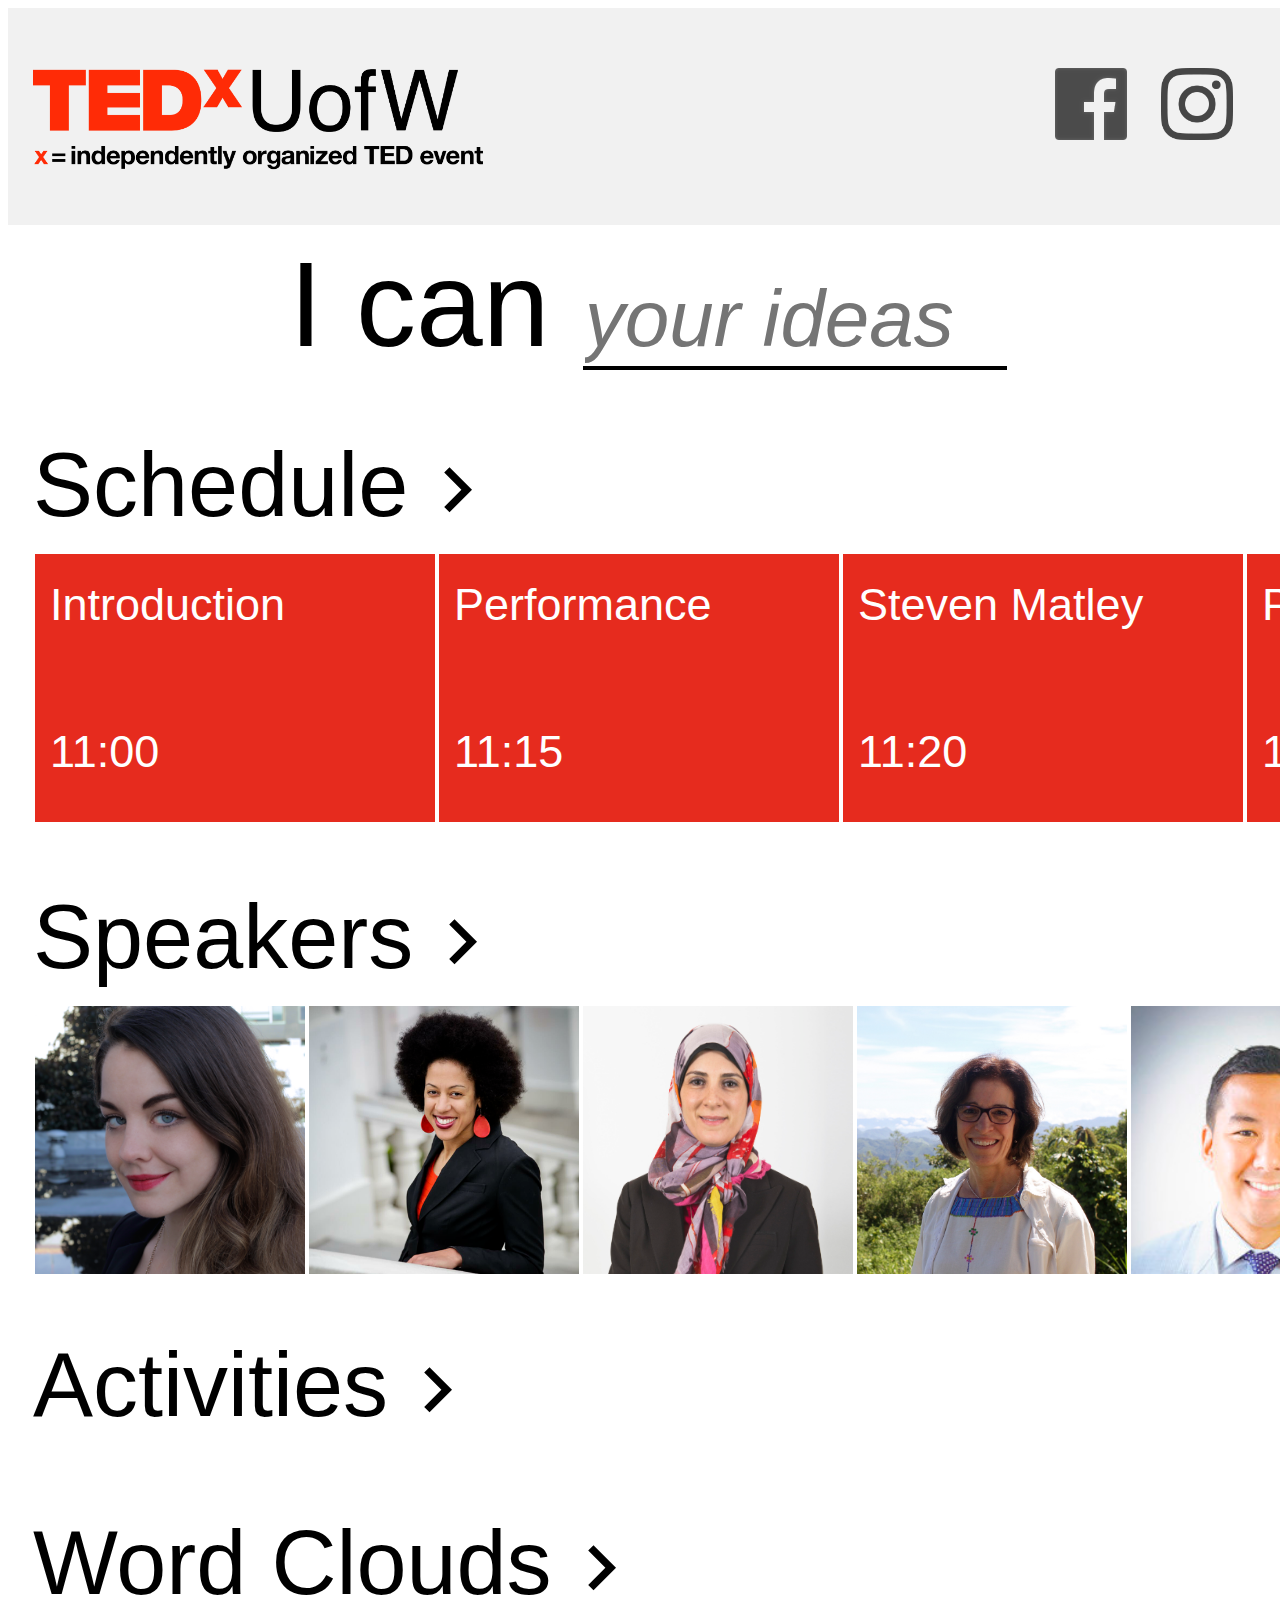
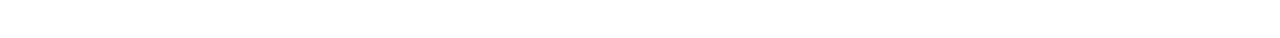
<file: index.html>
<!-- Homepage of the TEDxUofW2017 Web App -->

<!DOCTYPE html>
<html>
<head>
	<title>TEDxUofW</title>
	<meta charset='UTF-8'>
	<script src="app.js"></script>
	<link href="app.css" type="text/css" rel="stylesheet" />
</head>

<body>
	<div id="overall-page">
		<div id="top-banner">
			<img src="assets/TEDx_logo_White.png" id="logo"/>
			<div id="logo-items">
				<a href="https://www.facebook.com/TEDxUofW/" target="_blank"><img src="assets/Logos/FB-f-Logo__white_72.png" class="logo-pic"/></a>
				<a href="https://www.instagram.com/tedxuofw/" target="_blank"><img src="assets/Logos/insta.png" class="logo-pic"/></a>
			</div>
		</div>

		<!--Submit form at the top, "what do you care about, whats a cool idea", could be submitted to a common collage of answers-->
		<!--Word Cloud Maker: https://www.programmableweb.com/api/word-cloud-maker-->
		<div id="interactive">

		</div>

		<!-- Schedule block in the home page -->
		<div class="homeblock">
			<!-- Heading -->
			<div class="container-heading">
				<h1 class="section-header"><a href="schedule.html">Schedule</a></h1>
				<svg class="home-arrow" viewBox="0 -5 24 24">
	    			<path fill="#000000" d="M8.59,16.58L13.17,12L8.59,7.41L10,6L16,12L10,18L8.59,16.58Z" />
				</svg>
			</div>

			<!-- Scrolling container -->
			<div class="container-scroll">
				<a href="schedule.html"><div class="homesection" id="speakers-scroll">
					<div id="schedule-blocks">
						<!--TODO: insert blocks for each schedule item (white text on ted red OR ted red text on white)-->
					</div>
				</div>
				</a>
			</div>
		</div>

		<!--Speaker block in the home page-->
		<div class="homeblock">
			<!-- Heading -->
			<div class="container-heading">
				<h1 class="section-header"><a href="speakers.html">Speakers</a></h1>
				<svg class="home-arrow" viewBox="0 -5 24 24">
	    			<path fill="#000000" d="M8.59,16.58L13.17,12L8.59,7.41L10,6L16,12L10,18L8.59,16.58Z" />
				</svg>
			</div>

			<!-- Scrolling container -->
			<div class="container-scroll">
				<div class="homesection" id="speakers-scroll">
					<div id='speaker-blocks'>
						<!-- TODO: insert blocks with pictures for each speaker, white border for each picture possibly -->
					</div>
				</div>
			</div>
		</div>


		<!--Activities block in the home page-->
		<div class="homeblock">
			<!-- Heading -->
			<div class="container-heading">
				<h1 class="section-header"><a href="activities.html">Activities</a></h1>
				<svg class="home-arrow" viewBox="0 -5 24 24">
	    			<path fill="#000000" d="M8.59,16.58L13.17,12L8.59,7.41L10,6L16,12L10,18L8.59,16.58Z" />
				</svg>
			</div>

			<!-- Scrolling container -->
			<!--<div class="container-scroll">
			<div class="homesection" id="activities-scroll">
					<div>
					</div>
				</div> -->
			</div>
		</div>
		
		<div class="homeblock">
			<!-- Heading -->
			<div class="container-heading">
				<h1 class="section-header"><a href="word_cloud_view.html">Word Clouds</a></h1>
				<svg class="home-arrow" viewBox="0 -5 24 24">
	    			<path fill="#000000" d="M8.59,16.58L13.17,12L8.59,7.41L10,6L16,12L10,18L8.59,16.58Z" />
				</svg>
			</div>
		</div>


	</div>
</body>
</html>
</file>
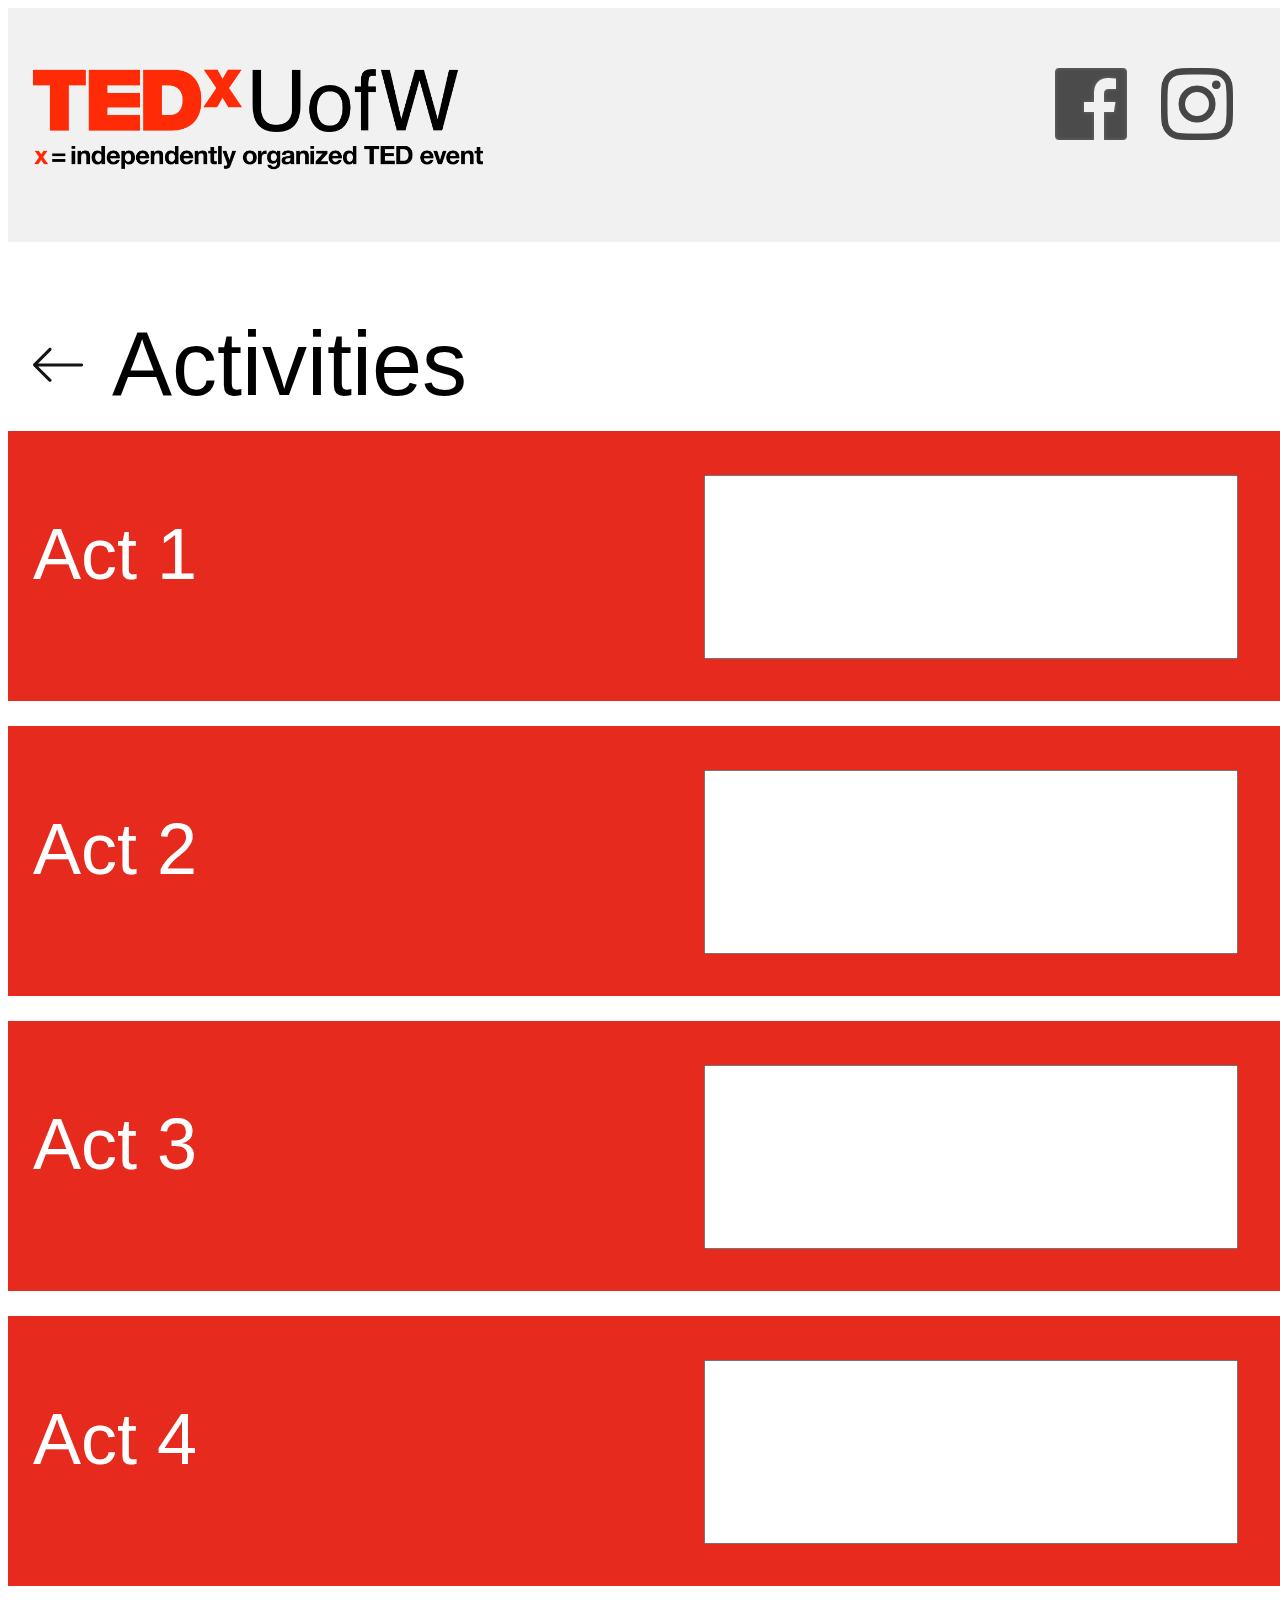
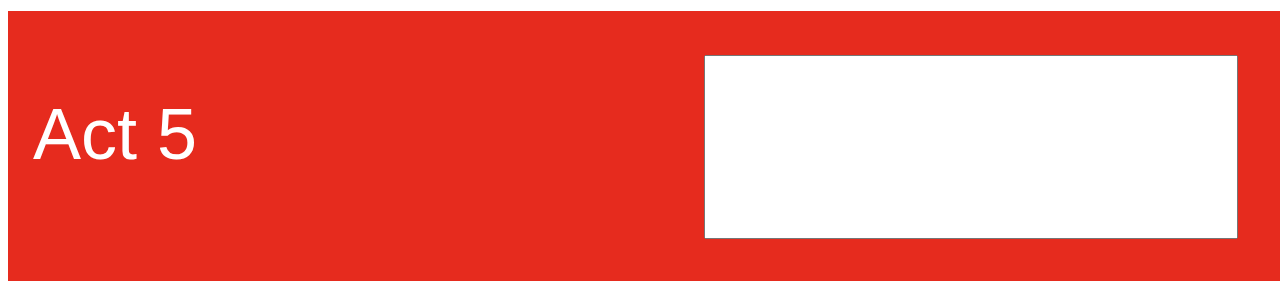
<file: activities.html>
<!-- Activities page -->

<!DOCTYPE html>
<html ng-app="tedx-app">
<head>
	<title>TEDxUofW</title>
	<meta charset='UTF-8'>
	<script src="app_activities.js"></script>
	<link href="app.css" type="text/css" rel="stylesheet" />
</head>

<body>
	<div id="overall-page">
		<div id="top-banner">
			<a href="index.html"><img src="assets/TEDx_logo_White.png" id="logo"/></a>
			<div id="logo-items">
				<a href="https://www.facebook.com/TEDxUofW/" target="_blank"><img src="assets/Logos/FB-f-Logo__white_72.png" class="logo-pic"/></a>
				<a href="https://www.instagram.com/tedxuofw/" target="_blank"><img src="assets/Logos/insta.png" class="logo-pic"/></a>
			</div>

		</div>
		<div class="header-with-back-arrow">
			<a href="index.html"><img src="assets/Icons/back_arrow.svg" class="back"/></a>
			<a href="index.html"><h1 class="section-header">Activities</h1></a>
		</div>
		<div id="act-list">
		</div>
		</div>
	</div>
</body>
</html>
</file>
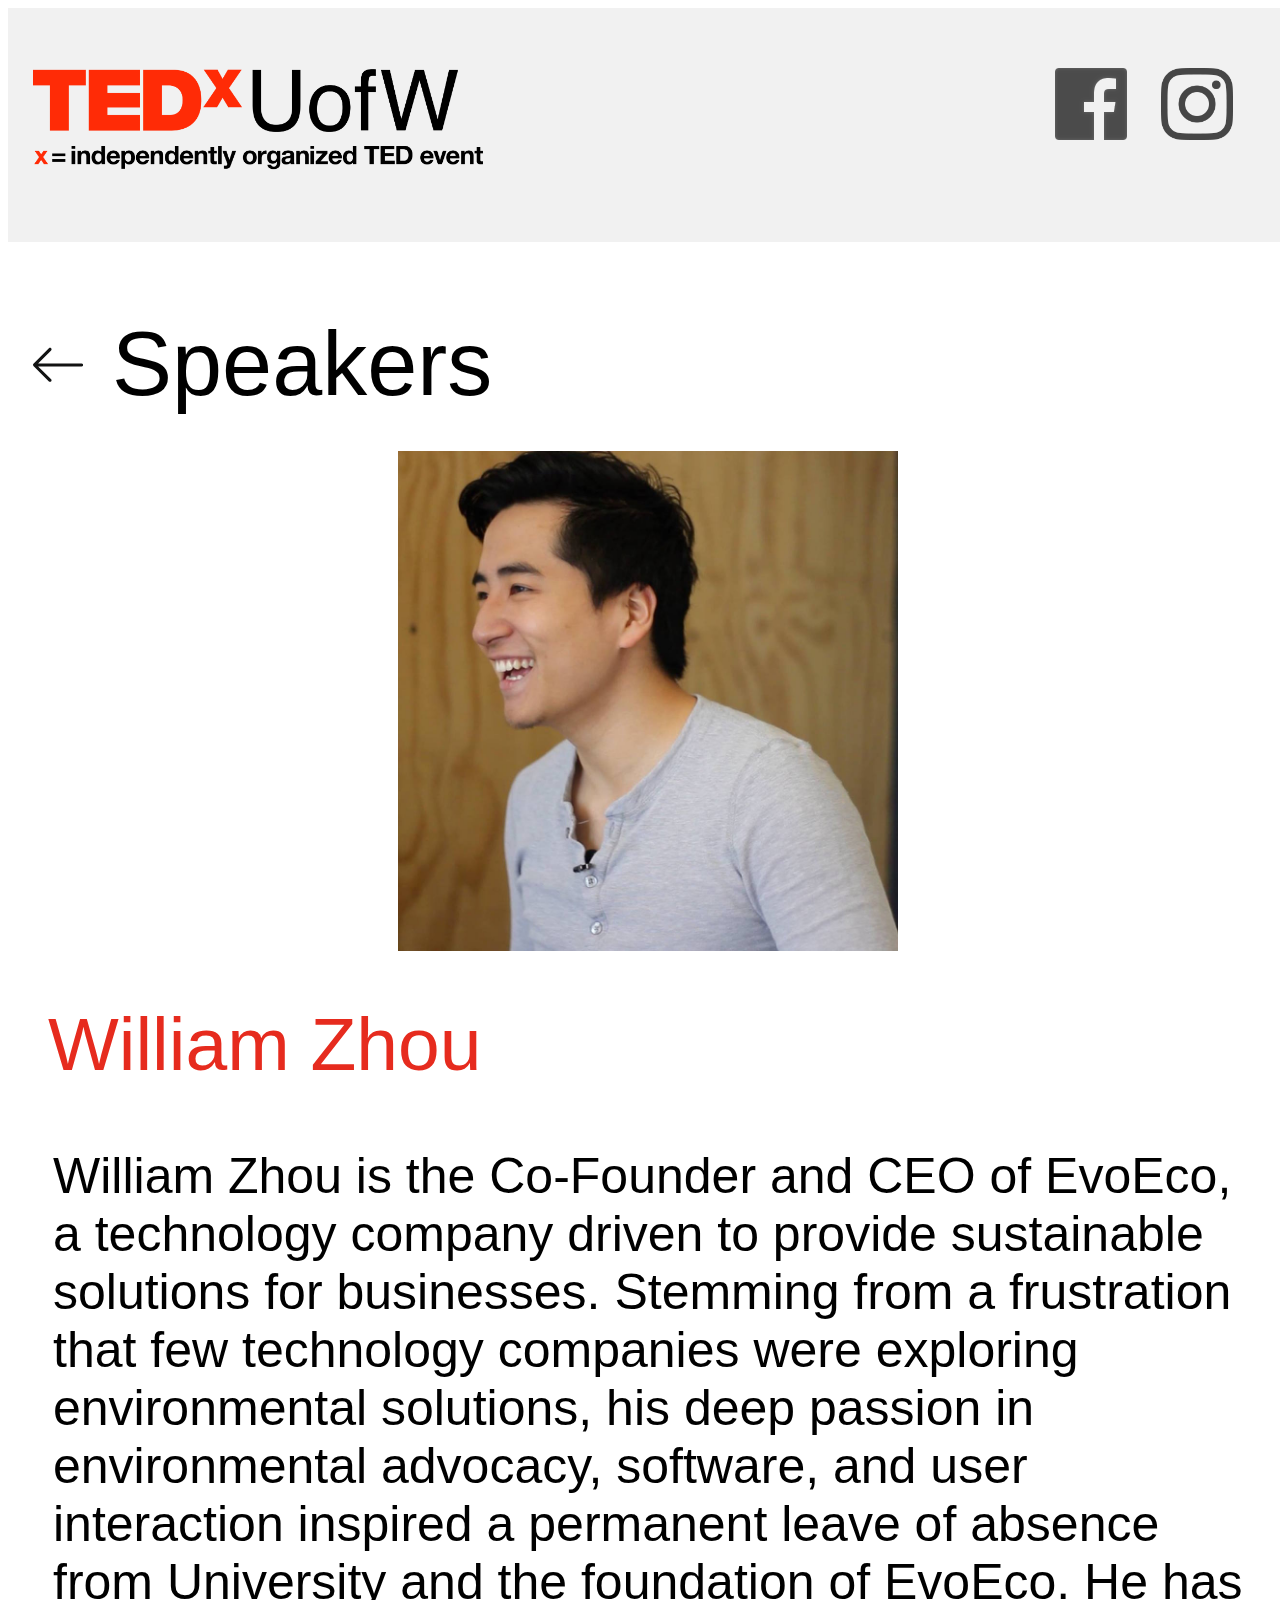
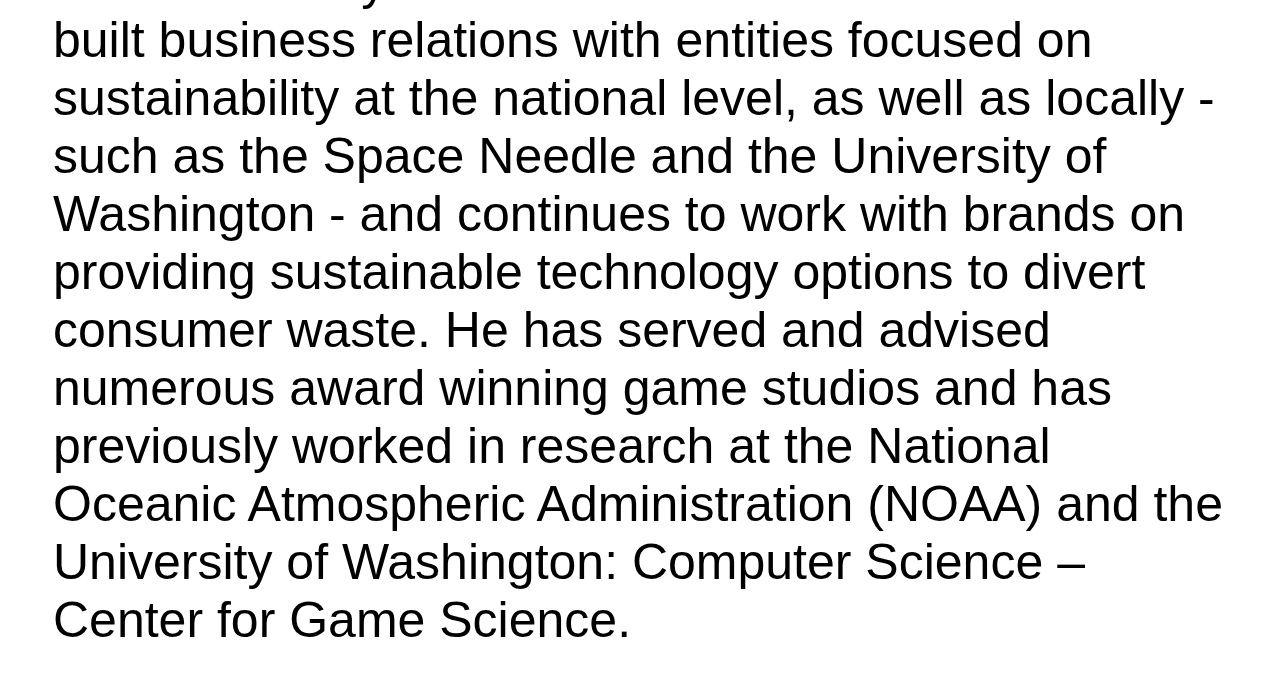
<file: bio.html>
<!DOCTYPE html>
<html>
<head>
	<title></title>
	<meta charset='UTF-8'>
	<link href='app.css' type='text/css' rel='stylesheet' />
	<script src='app_bio.js'></script>
</head>

<body>
	<div id='overall-page'>
		<div id='top-banner'>
			<a href="index.html"><img src="assets/TEDx_logo_White.png" id="logo"/></a>
			<div id="logo-items">
				<a href="https://www.facebook.com/TEDxUofW/" target="_blank"><img src="assets/Logos/FB-f-Logo__white_72.png" class="logo-pic"/></a>
				<a href="https://www.instagram.com/tedxuofw/" target="_blank"><img src="assets/Logos/insta.png" class="logo-pic"/></a>
			</div>

		</div>
		<div class="header-with-back-arrow">
			<a href="speakers.html"><img src="assets/Icons/back_arrow.svg" class="back"/></a>
			<a href="speakers.html"><h1 class='section-header'>Speakers</h1></a>
		</div>

		
		<div id='speaker-bio-image'></div>
		<div id='name'><h1 id='bio-header'></h1></div>
		<div id='bio-text'></div>
		<!-- TODO add related videos? -->

	</div>

</body>
</html>
</file>
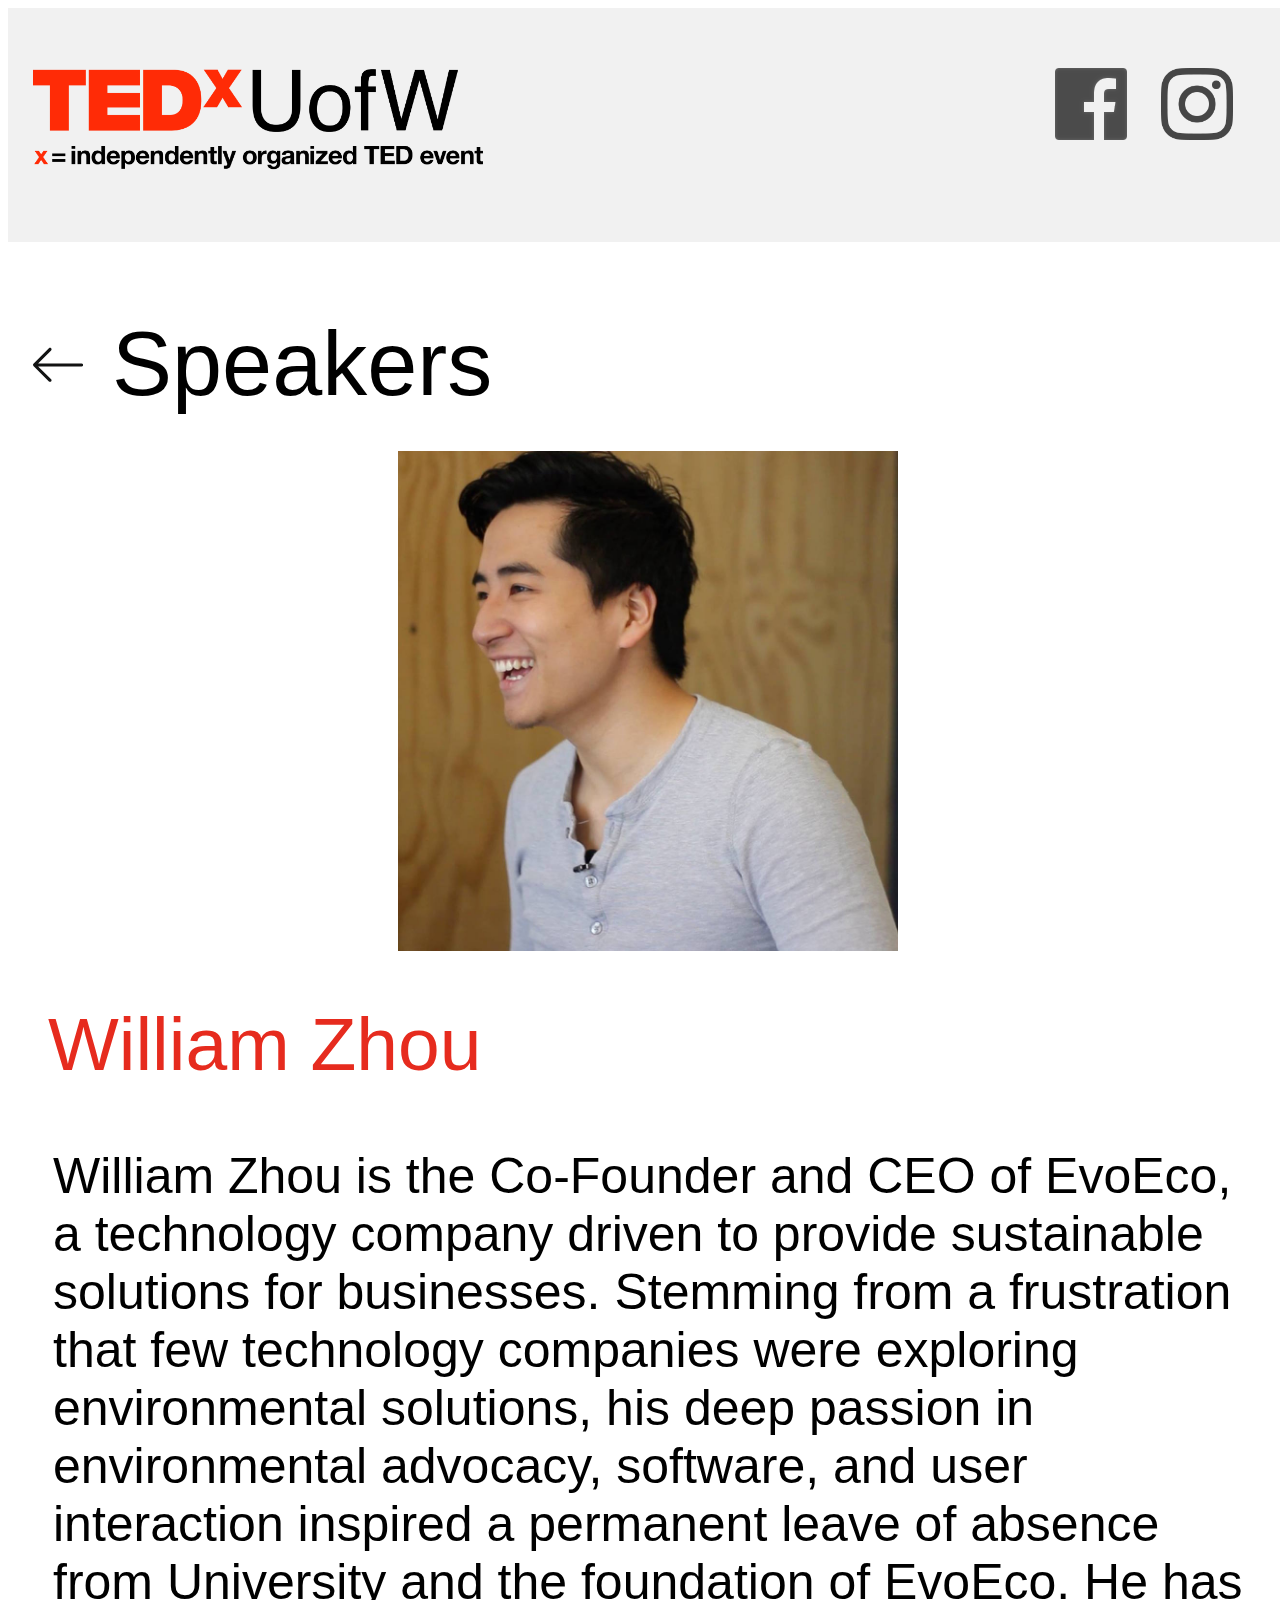
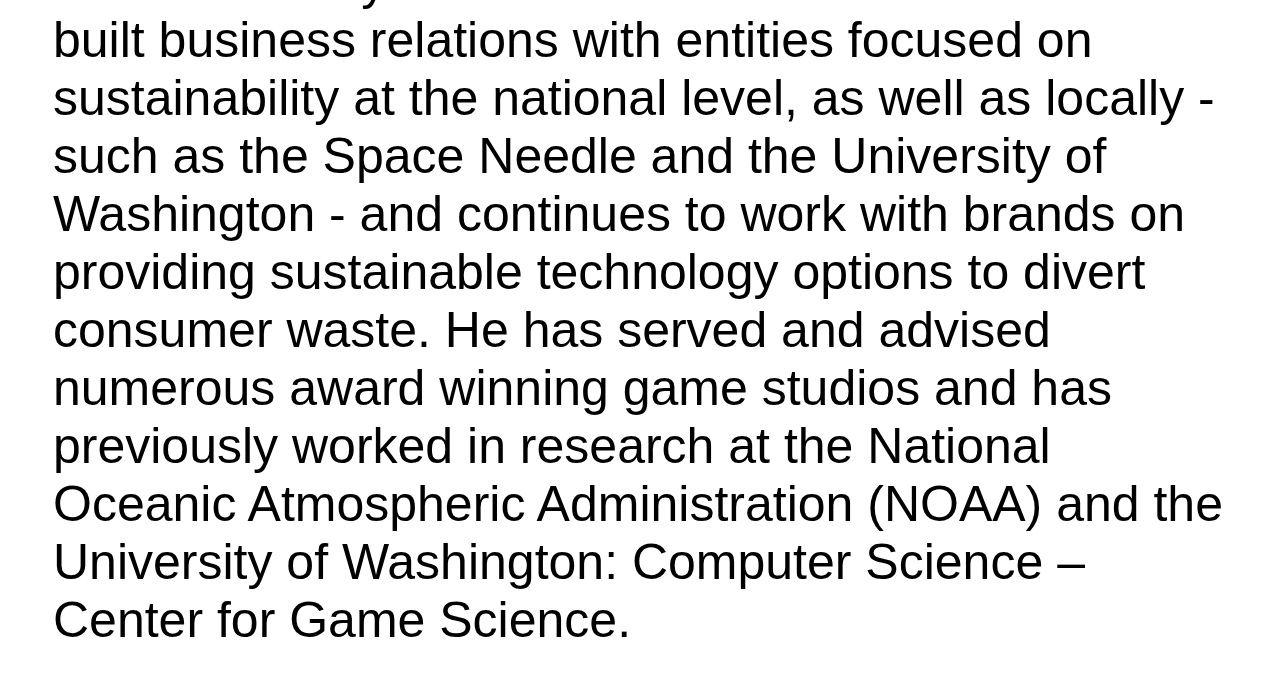
<file: bio_schedule.html>
<!DOCTYPE html>
<html>
<head>
	<title></title>
	<meta charset='UTF-8'>
	<link href='app.css' type='text/css' rel='stylesheet' />
	<script src='app_bio.js'></script>
</head>

<body>
	<div id='overall-page'>
		<div id='top-banner'>
			<a href="index.html"><img src="assets/TEDx_logo_White.png" id="logo"/></a>
			<div id="logo-items">
				<a href="https://www.facebook.com/TEDxUofW/" target="_blank"><img src="assets/Logos/FB-f-Logo__white_72.png" class="logo-pic"/></a>
				<a href="https://www.instagram.com/tedxuofw/" target="_blank"><img src="assets/Logos/insta.png" class="logo-pic"/></a>
			</div>

		</div>
		<div class="header-with-back-arrow">
			<a href="schedule.html"><img src="assets/Icons/back_arrow.svg" class="back"/></a>
			<a href="schedule.html"><h1 class='section-header'>Speakers</h1></a>
		</div>

		
		<div id='speaker-bio-image'></div>
		<div id='name'><h1 id='bio-header'></h1></div>
		<div id='bio-text'></div>
		<!-- TODO add related videos? -->

	</div>

</body>
</html>
</file>
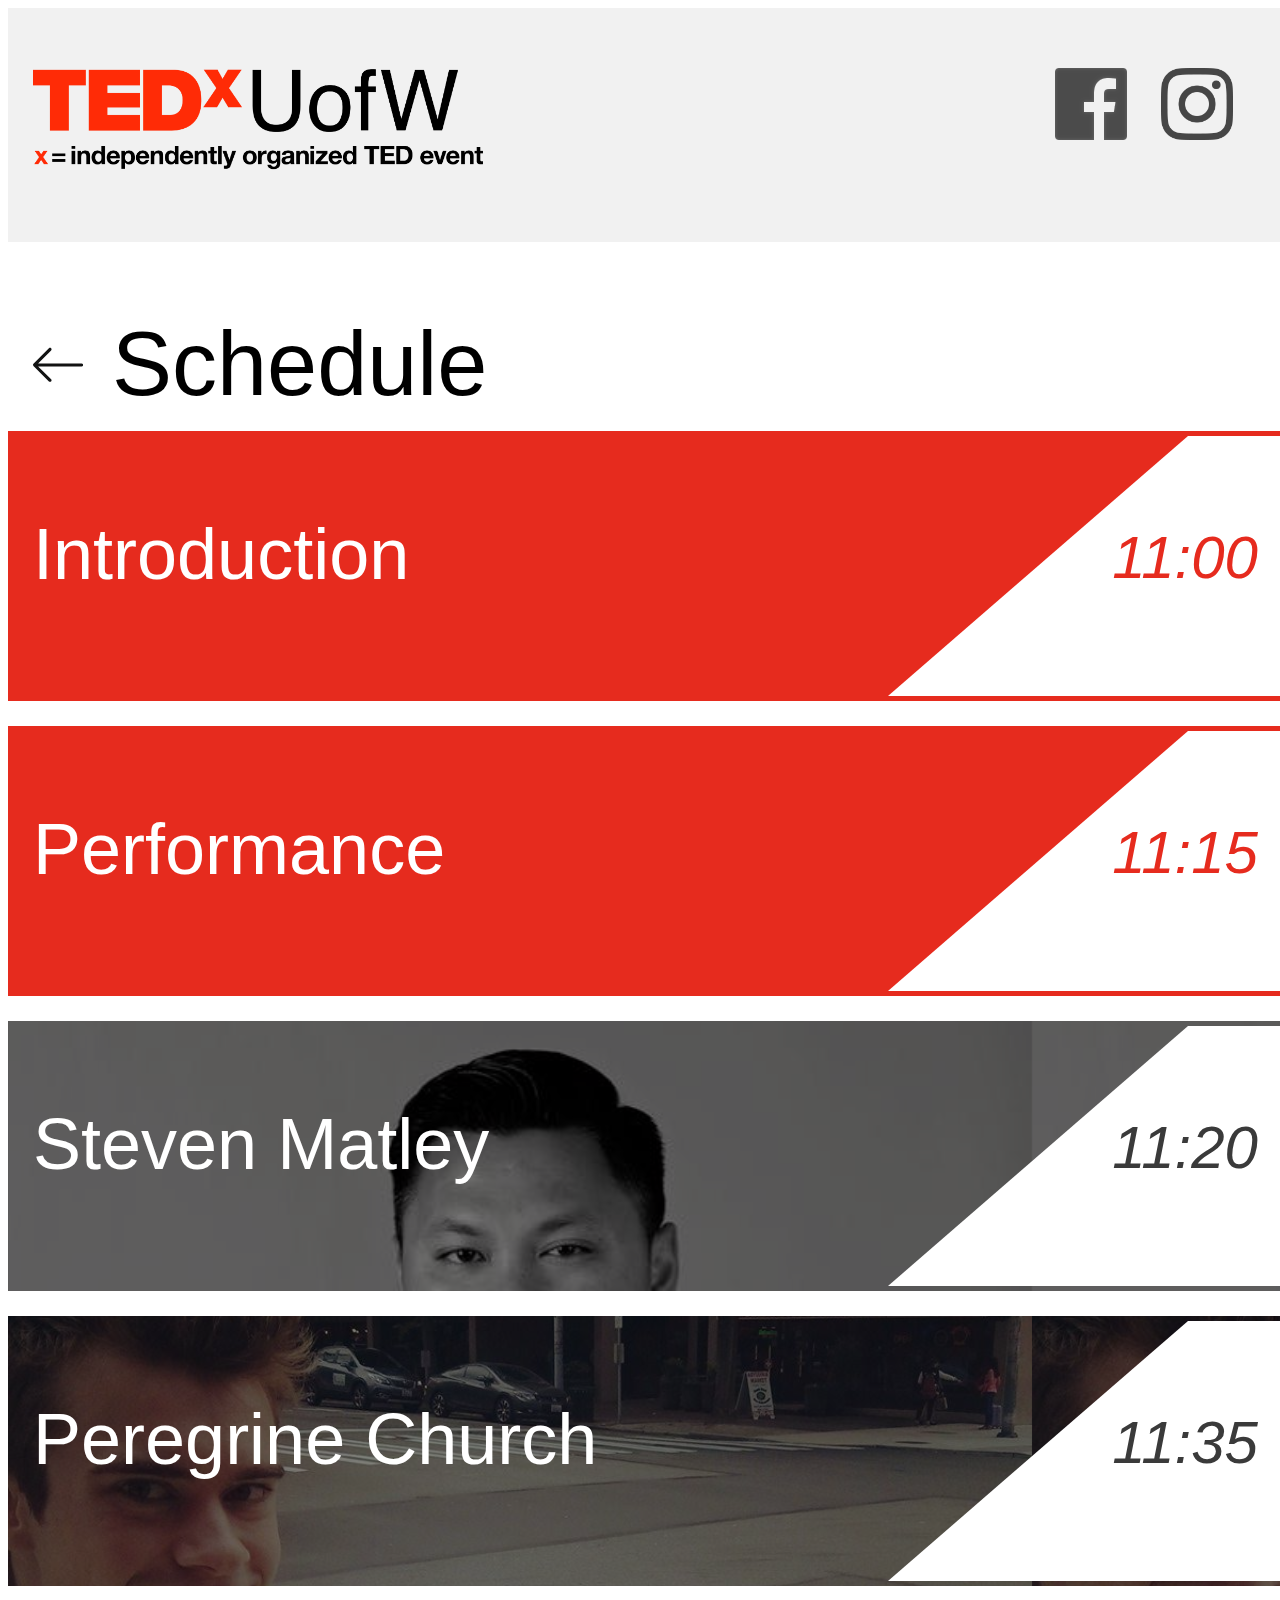
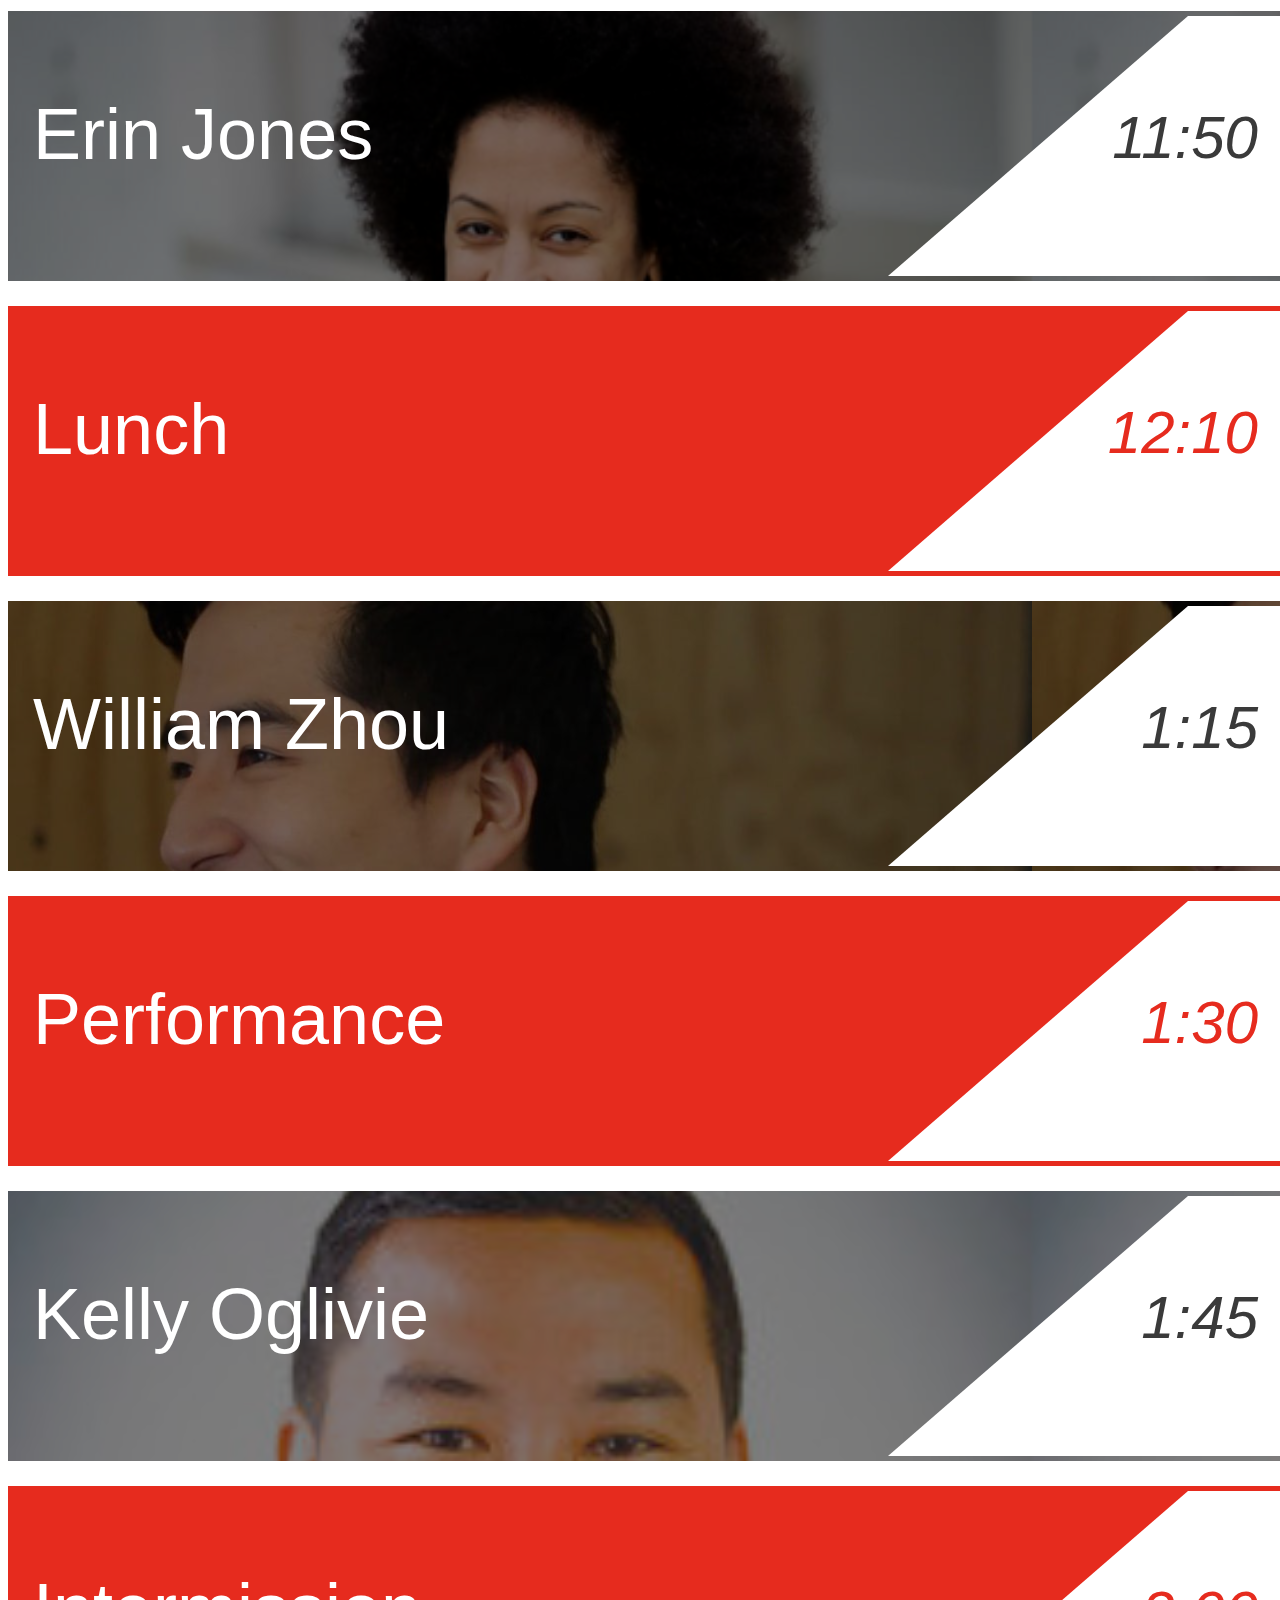
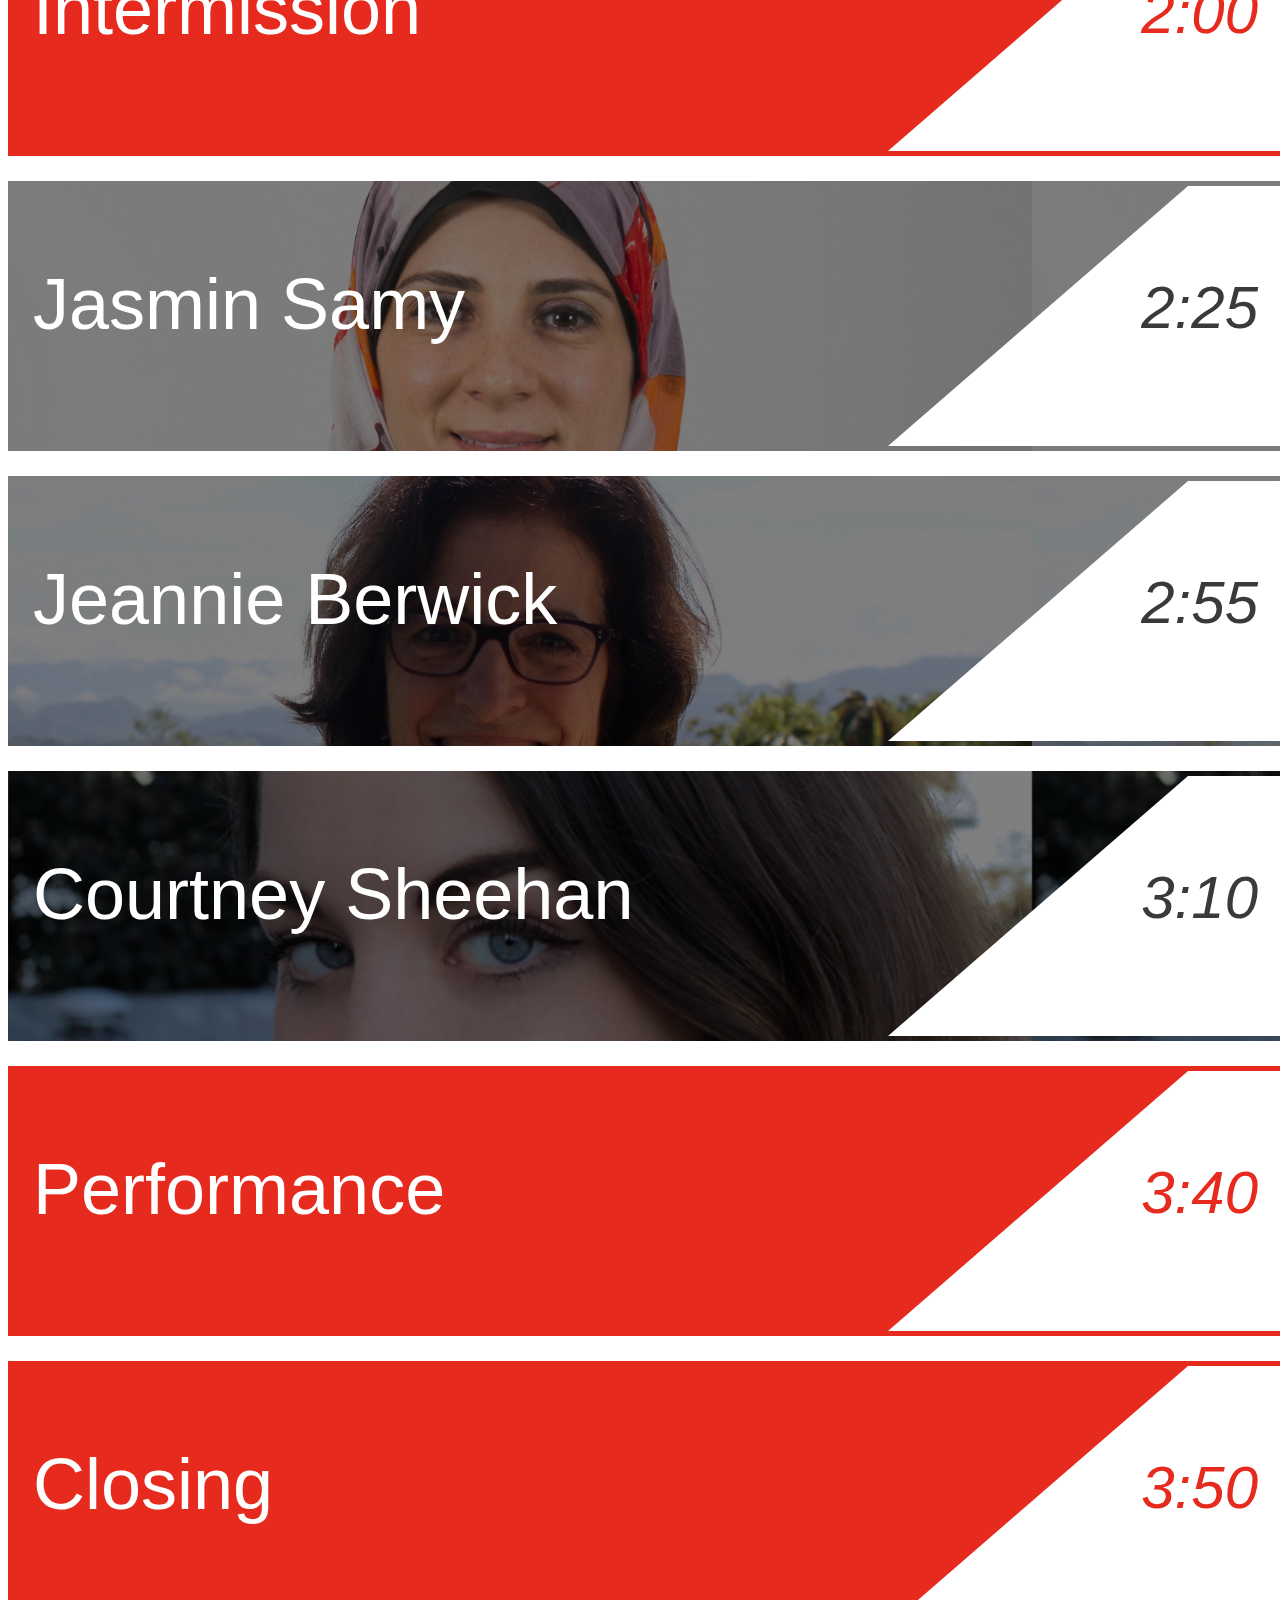
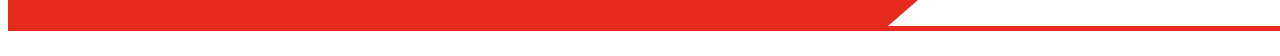
<file: schedule.html>
<!-- Schedule page -->

<!DOCTYPE html>
<html ng-app="tedx-app">
<head>
	<title>TEDxUofW</title>
	<meta charset='UTF-8'>
	<script src="app_schedule.js"></script>
	<link href="app.css" type="text/css" rel="stylesheet" />
</head>

<body>
	<div id="overall-page">
		<div id="top-banner">
			<a href="index.html"><img src="assets/TEDx_logo_White.png" id="logo"/></a>
			<div id="logo-items">
				<a href="https://www.facebook.com/TEDxUofW/" target="_blank"><img src="assets/Logos/FB-f-Logo__white_72.png" class="logo-pic"/></a>
				<a href="https://www.instagram.com/tedxuofw/" target="_blank"><img src="assets/Logos/insta.png" class="logo-pic"/></a>
			</div>

		</div>
			<div class="header-with-back-arrow">
				<a href="index.html"><img src="assets/Icons/back_arrow.svg" class="back"/></a>
				<a href="index.html"><h1 class="section-header">Schedule</h1></a>
			</div>
			<div id="speaker-page-list">
			</div>
		</div>
	</div>
</body>
</html>
</file>
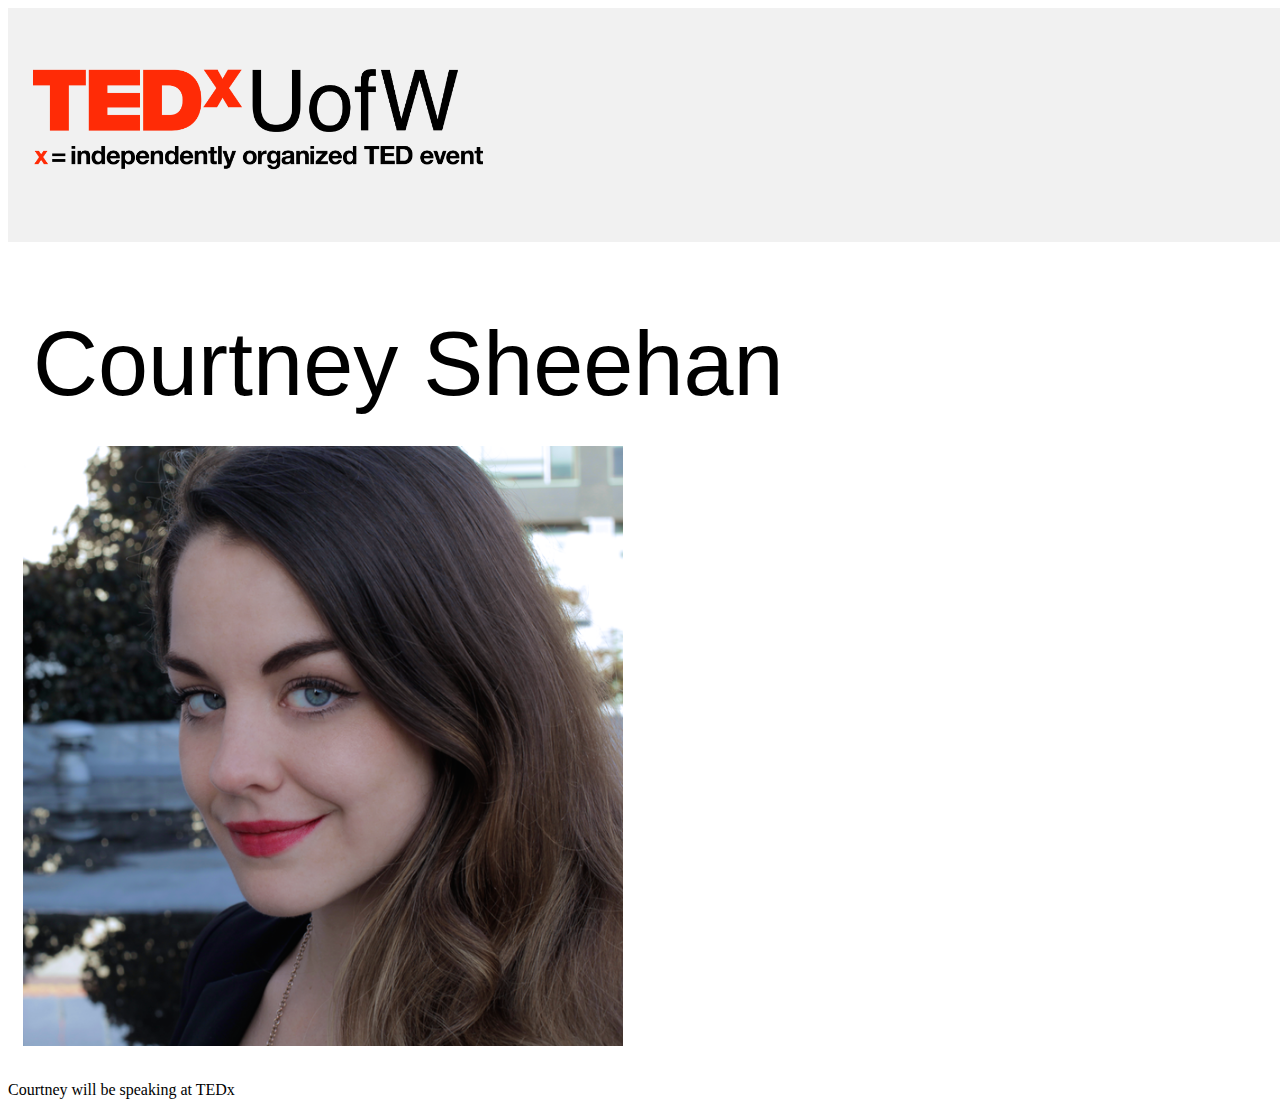
<file: sheehan.html>
<!-- Speakers page -->

<!DOCTYPE html>
<html ng-app="tedx-app">
<head>
	<title>TEDxUofW</title>
	<meta charset='UTF-8'>
	<link href="app.css" type="text/css" rel="stylesheet" />
</head>

<body>
	<div id="overall-page">
		<div id="top-banner">
			<a href="index.html"><img src="assets/TEDx_logo_White.png" id="logo"/></a>
		</div>
			<div>
				<h1 class="section-header">Courtney Sheehan</h1>
			</div>
			<img id="portrait" src="assets/Speakers2017/courtney-sheehan.png" alt="Courtney" height="600" width="600">
			<div class="description"><p> Courtney will be speaking at TEDx </p></div>
		</div>
	</div>
</body>
</html>
</file>
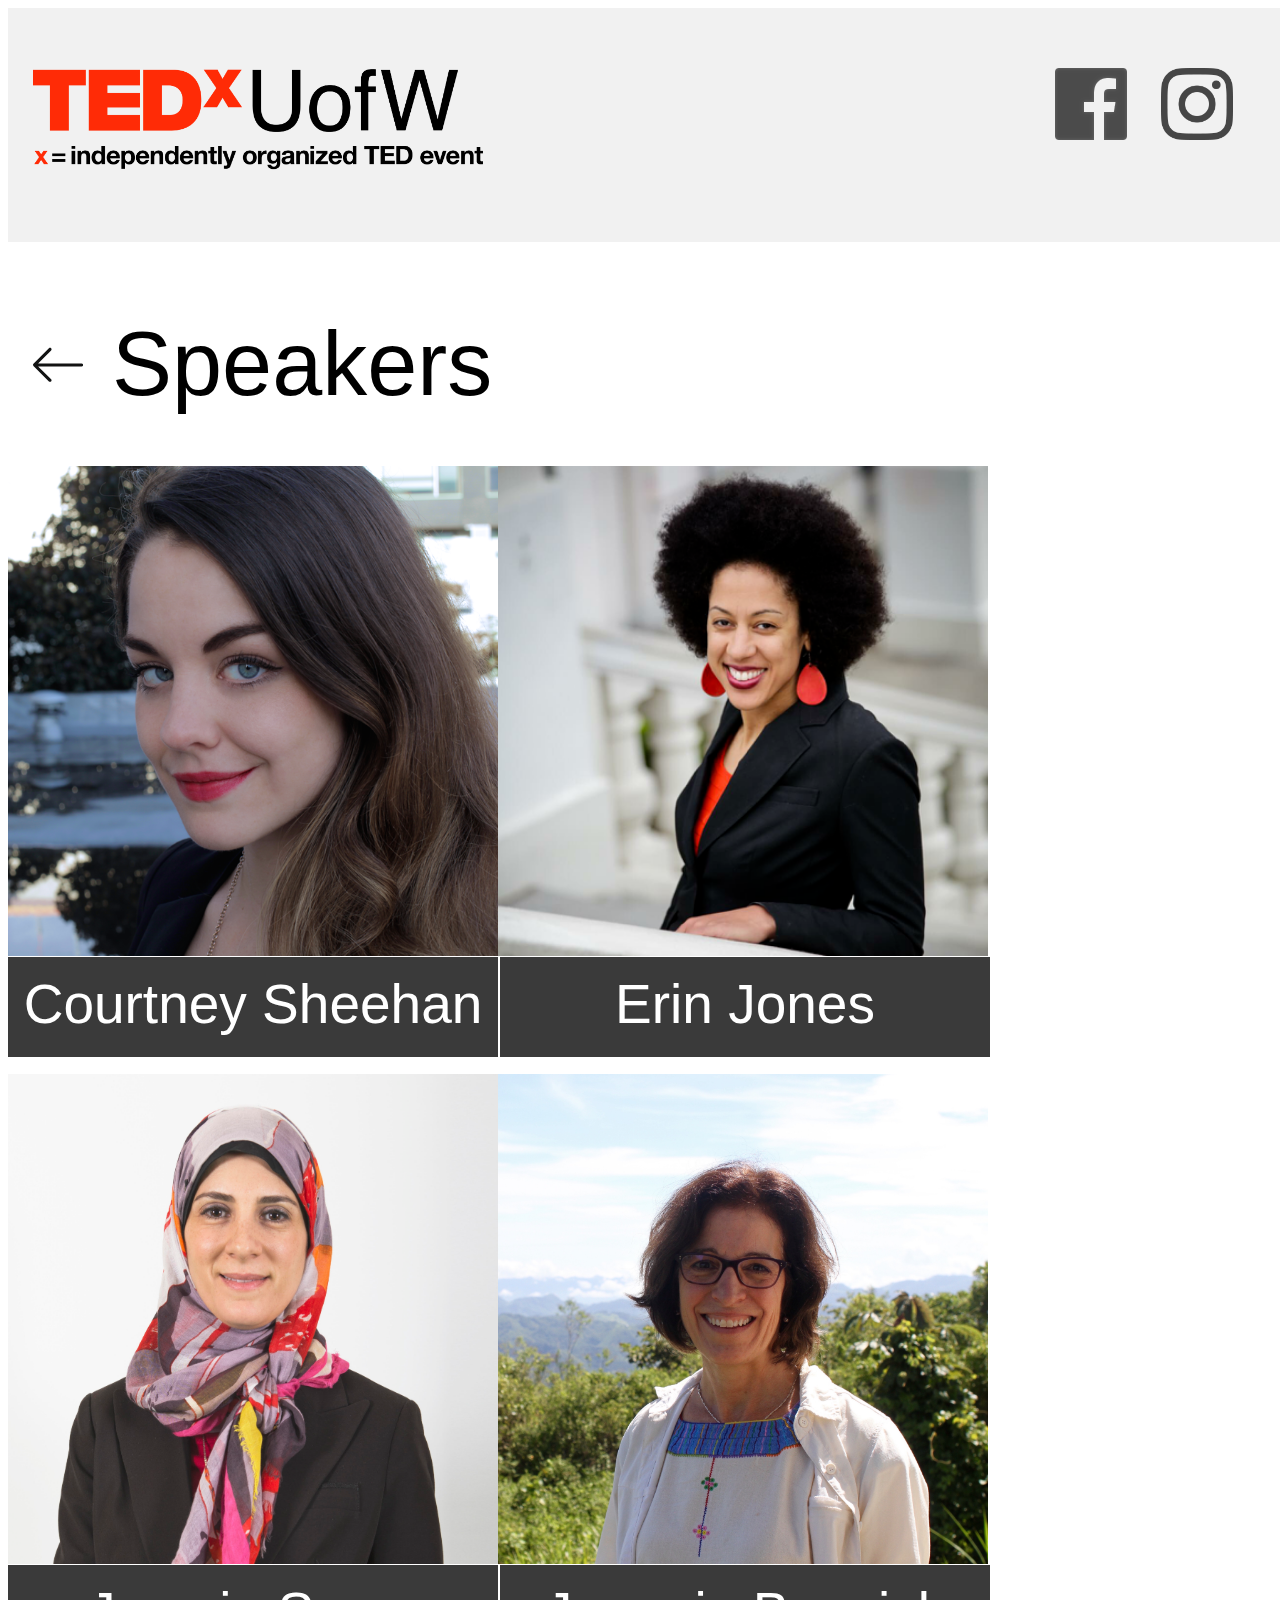
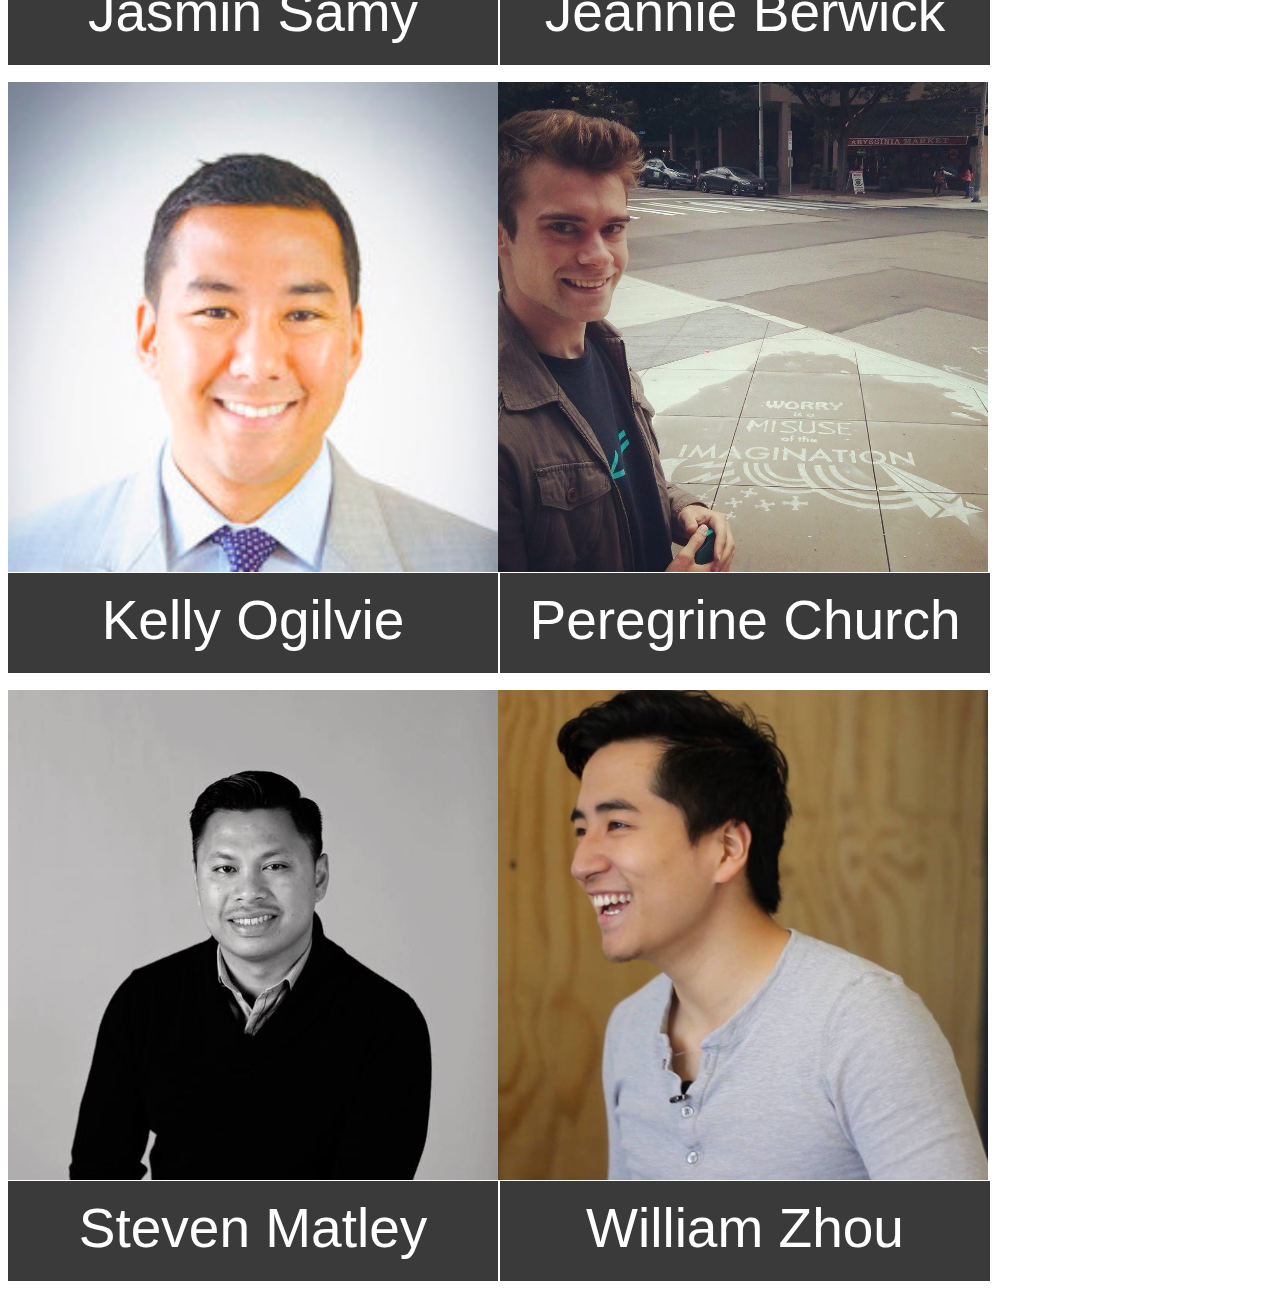
<file: speakers.html>
<!-- Speakers page -->

<!DOCTYPE html>
<html>
<head>
	<title>TEDxUofW</title>
	<meta charset='UTF-8'>
	<link href="app.css" type="text/css" rel="stylesheet" />
	<script src='app_speakers.js'></script>
</head>

<body>
	<div id="overall-page">
		<div id="top-banner">
			<a href="index.html"><img src="assets/TEDx_logo_White.png" id="logo"/></a>
			<div id="logo-items">
				<a href="https://www.facebook.com/TEDxUofW/" target="_blank"><img src="assets/Logos/FB-f-Logo__white_72.png" class="logo-pic"/></a>
				<a href="https://www.instagram.com/tedxuofw/" target="_blank"><img src="assets/Logos/insta.png" class="logo-pic"/></a>
			</div>

		</div>
			<div class="header-with-back-arrow">
				<a href="index.html"><img src="assets/Icons/back_arrow.svg" class="back"/></a>
				<a href="index.html"><h1 class="section-header">Speakers</h1><a>
			</div>
			<div id="speaker-images">
				<!--<a href="sheehan.html"><img class="speakerPhoto" src="assets/Speakers2017/courtney-sheehan.png" alt="Courtney" height="300" width="300"></a>

				<a href="sheehan.html"><img class="speakerPhoto" src="assets/Speakers2017/erin-jones.jpg" alt="Erin" height="300" width="300"></a>

				<a href="sheehan.html"><img class="speakerPhoto" src="assets/Speakers2017/jasmin-samy.jpg" alt="Jasmin" height="300" width="300"></a>

				<a href="sheehan.html"><img class="speakerPhoto" src="assets/Speakers2017/jeannie-berwick.jpg" alt="Jeannie" height="300" width="300"></a>

				<a href="sheehan.html"><img class="speakerPhoto" src="assets/Speakers2017/kelly-ogilvie.jpg" alt="Kelly" height="300" width="300"></a>

				<a href="sheehan.html"><img class="speakerPhoto" src="assets/Speakers2017/peregrine-church.jpg" alt="Peregrine" height="300" width="300"></a>

				<a href="sheehan.html"><img class="speakerPhoto" src="assets/Speakers2017/rachel-marshall.jpg" alt="Rachel" height="300" width="300"></a>

				<a href="sheehan.html"><img class="speakerPhoto" src="assets/Speakers2017/steven-matley.jpg" alt="Steven" height="300" width="300"></a>

				<a href="sheehan.html"><img class="speakerPhoto" src="assets/Speakers2017/william-zhou.jpg" alt="William" height="300" width="300"></a>
				-->
			</div>
		</div>
	</div>
</body>
</html>
</file>
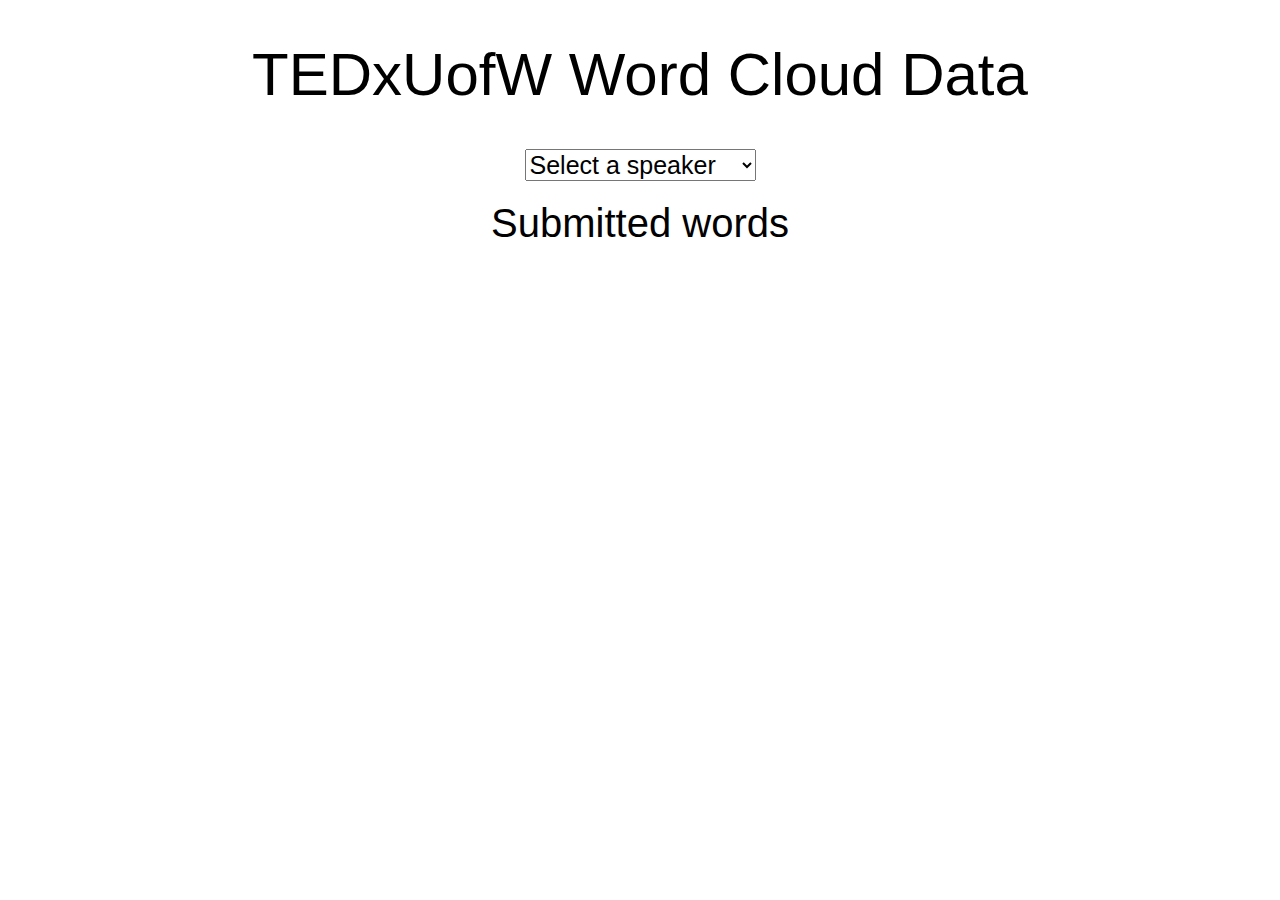
<file: word.html>
<!DOCTYPE html>
<html>
<head>
	<title>TEDxUofW WordCloud</title>
	<meta charset='UTF-8'>
	<link href='word.css' type='text/css' rel='stylesheet'/>
	<script src='word.js'></script>
</head>

<body>
<h1 id='heading'>TEDxUofW Word Cloud Data</h1>

<div id='form-div'>
<form id='form'>
	<select id='select'>
		<option value='none'>Select a speaker</option>
		<option value='steve'>Steven Matley</option>
		<option value='peregrine'>Peregrine Church</option>
		<option value='erin'>Erin Jones</option>
		<option value='will'>William Zhou</option>
		<option value='kelly'>Kelly Oglivie</option>
		<option value='jasmin'>Jasmin Samy</option>
		<option value='jeannie'>Jeannie Berwick</option>
		<option value='courtney'>Courtney Sheehan</option>

	</select>
</form>	
<div>
<h1 id='wordHeading'>Submitted words</h1>
<div id='words'>

</div>
</body>
</html>
</file>
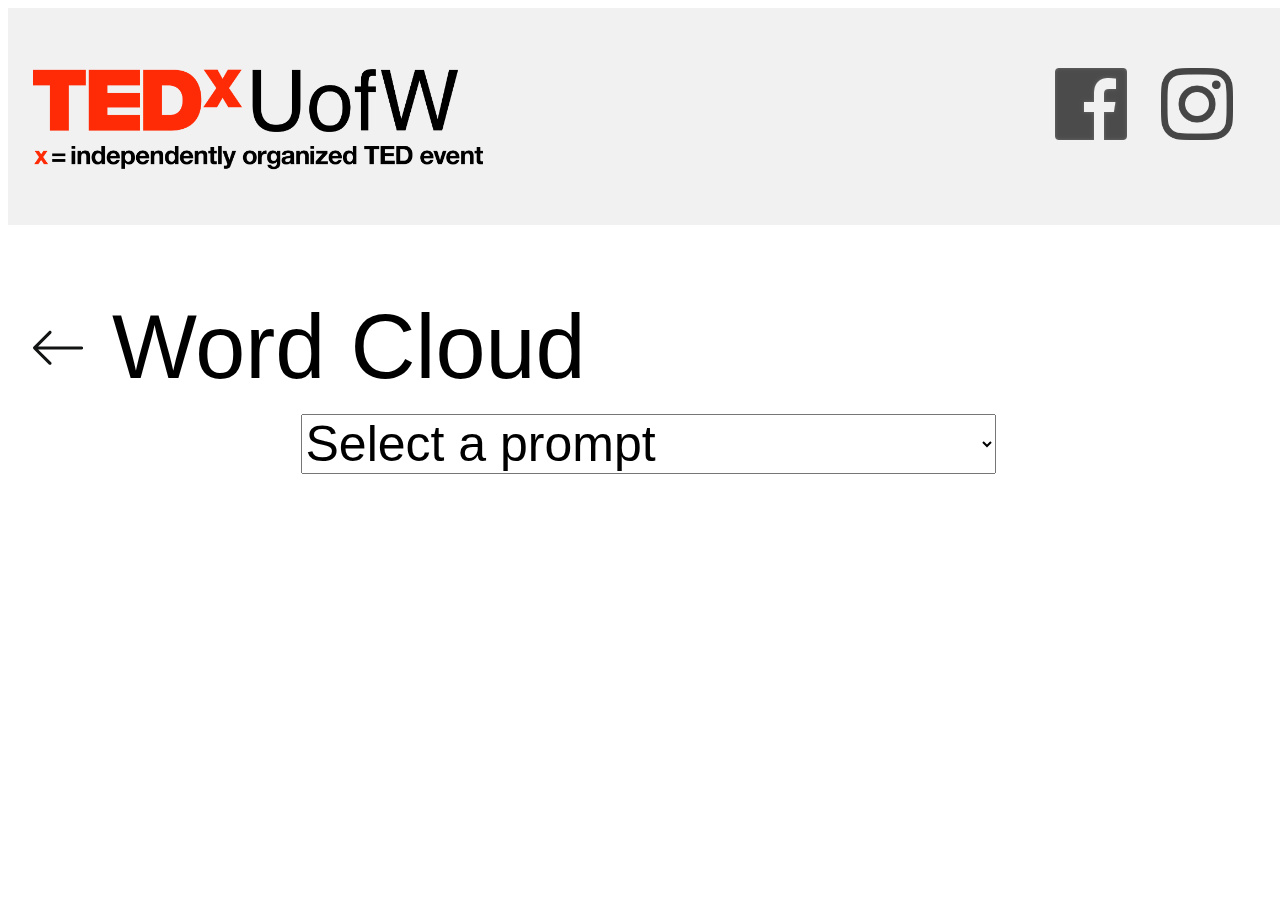
<file: word_cloud_view.html>
<!DOCTYPE html>
<head>
	<title>TEDxUofW</title>
	<meta charset='UTF-8'>
	<script src="d3.min.js" charset="utf-8"></script>
	<script src='d3.layout.cloud.js'></script>
	<script src = 'word_cloud.js'></script>
	<link href='app.css' type='text/css' rel='stylesheet'/>
</head>
<body>
	<div id='overall-page'>
			<div id="top-banner">
				<img src="assets/TEDx_logo_White.png" id="logo"/>
				<div id="logo-items">
					<a href="https://www.facebook.com/TEDxUofW/" target="_blank"><img src="assets/Logos/FB-f-Logo__white_72.png" class="logo-pic"/></a>
					<a href="https://www.instagram.com/tedxuofw/" target="_blank"><img src="assets/Logos/insta.png" class="logo-pic"/></a>
				</div>	
			</div>
			<div class="header-with-back-arrow">
				<a href="index.html"><img src="assets/Icons/back_arrow.svg" class="back"/></a>
				<a href="index.html"><h1 class="section-header">Word Cloud</h1></a>
			</div>
			<div id='form-div'>
				<form id='form'>
					<select id='select'>
						<option value='none'>Select a prompt</option>
						<option value='steve'>I am proud to be</option>
						<option value='peregrine'>Novelty is</option>
						<option value='erin'>I can</option>
						<option value='will'>I can use 5 seconds to</option>
						<option value='kelly'>Changing our perspective is</option>
						<option value='jasmin'>Words shape how we</option>
						<option value='jeannie'>Being a good leader means</option>
						<option value='courtney'>I can bring creative purpose to</option>
					</select>
				</form>	
			</div>
			<div style="display: table; width: 100%;">
				<div id="word_cloud" style="display: table-cell; vertical-align: middle; width: 100%">
				</div>
			</div>

	</div>
</body>
</file>
<file: app.css>
body {
	width: 100%;
}

.trapezoid {
    height: 0;
    width: 30%;
		color: white;
    border-bottom: 55em solid;
    border-left: 25em solid transparent;
    border-right: 0em solid transparent;
    float: left;
		overflow: hidden;
}

#logo {
	width: 450px;
	padding-left: 25px;
}

#logo-items {
	float: right;
	margin-right:40px;
}

#speaker-images {
	padding-top: 5px;
}

.logo-pic {
	height: 72px;
	margin-left: 15px;
	margin-right: 15px;
}

.section-header, a {
	font-family: "Helvetica Neue", Helvetica, Arial, sans-serif;
	font-size: 90px;
	font-weight: 100;
	display: inline-block;
	text-decoration: none;
	color: black;
}

.section-header {
	padding-left: 25px;
	margin-bottom: 15px;
}

.speaker-div-schedule {
	background-color: #E62B1E;
	height: 270px;
	padding-left: 25px;
	/*padding-right: 25px;
	padding-top: 10px;
	padding-bottom: 10px;*/
	margin-bottom: 25px;
	vertical-align: middle; /*may need to get rid of this once times are added*/
}

.speaker-title {
	font-family: "Helvetica Neue", Helvetica, Arial, sans-serif;
	font-size: 72px;
	font-weight: 100;
	color: white;
	float: left;
	padding-top: 34px;
}

.schedule-time {
	font-family: "Helvetica Neue", Helvetica, Arial, sans-serif;
	font-weight: 300;
	font-size: 60px;
	padding-top: 38px;
	float: right;
	margin-right: 30px;
	color: #E62B1E;
	font-style: italic;
}

.homesection {
	background-color: #E62B1E;
	height: 270px;
	margin-left: 25px;
	overflow-y: hidden !important;
}

.container-scroll {
	position: relative !important;
	overflow: auto;
}

.home-arrow {
	display: inline-block;
	position: relative;
	width: 90px;
	height: 90px;
}

.container-heading {
	vertical-align: center;
}

.event-box {
	height: 270px;
	border: 2px solid white;
	display: inline-block;
}

.event-box-text, .event-box-time {
font-size: 45px;
	font-weight: 200;
	float: left;
	color: white;
	padding-left: 15px;
}

.event-box-text {
	margin-top: 25px;
	font-family: "Helvetica Neue", Helvetica, Arial, sans-serif;	
}

.event-box-time {
	margin-top: 50px;
	font-family: "Gill Sans", "Helvetica Neue", Helvetica, Arial, sans-serif;	
}

.interactive-heading {
	font-family: "Helvetica Neue", Helvetica, Arial, sans-serif;
	color: black;
	font-weight: 400;
	font-size: 120px;
	text-align: center;
	margin-top: 0px;
	margin-bottom: 0px;
}

.homepage-input {
	font-size: 80px;
	font-style: italic;
	width: 420px;
	border-top: none;
	border-left: none;
	border-right: none;
	border-bottom: 4px solid black;

}

#top-banner {
	background-color: #f1f1f1;
	padding-top: 50px;
	padding-bottom: 50px;
	width: 100%;
	margin-bottom: 10px;
}

#portrait {
	padding: 15px;
}

.description {
	font: Helvetica;
	size: 70pt;
}

.speakers-scroll-section {
	display: inline-block;
	height: 270px;
	border: 2px solid white;
}

.speakers-scroll-section img {
	height: 270px;
	width: 270px;
}

#speaker-blocks {
	background-color: white;
}

.speaker-trapezoid {
	border-bottom: 260px solid white;
	border-left: 300px solid transparent;
	border-right: 0px solid transparent;
	height: 0;
	width: 100px;
	display: inline-block;
	float: right;
	margin: none;
	margin-top: 5px;
	margin-bottom: 5px;
}

.back {
	display: inline-block;
	padding-bottom: 5px;
	height: 50px;
}

.header-with-back-arrow {
	padding-left: 25px;
}

.speaker-page-image {
	width: 490px;
	height: 490px;
	display: inline-block;
	margin-top: 15px;
}

#schedule-scroll {

}

#speakers-scroll {

}

#activities-scroll {

}

.speakerPhoto{
	padding: 3px;
}

#bio-header {
	display: inline-block;
	font-size: 75px;
	font-weight: 300;
	font-family: "Helvetica Neue", Helvetica, Arial, sans-serif;
	margin-left:40px;
	color: #E62B1E;
	margin-bottom: 10px;
}

.bio-image {
	width: 500px;
	height: 500px;
	display: block;
	margin-right: auto;
	margin-left: auto;
}

.para-class {
	font-family: "Helvetica Neue", Helvetica, Arial, sans-serif;
	font-size: 50px;
	font-weight: 200;
	padding-left: 45px;
	padding-right: 45px;
	margin-bottom: 45px;
}

#black-background {
	background-color: white;
	margin-top: 20px;
}

.loader {
	border: 10px solid #cccccc; /* Light grey */ 
	border-top: 10px solid #333333;
	border-radius: 50%;
	width: 80px;
	height: 80px;
	-webkit-animation: spin 2s linear infinite;
	animation: spin 2s linear infinite;
	margin-left: auto;
	margin-right: auto;
	margin-top: 50px;	
	margin-bottom: -10px;
	padding-left = 40px;
}

@-webkit-keyframes spin {
  0% { -webkit-transform: rotate(0deg); }
  100% { -webkit-transform: rotate(360deg); }
}

@keyframes spin {
  0% { transform: rotate(0deg); }
  100% { transform: rotate(360deg); }
}

.name-caption {
	width: 490px;
	height: 70px;
	font-size: 55px;
	padding-top: 15px;
	padding-bottom: 15px;
	margin-top: -20px;
	text-align: center;
	color: white;
	background-color: #3a3a3a;
	z-index = -1;
}

.act-input {
	height: 150px;
	width: 500px;
	font-size: 60px;
	font-family: "Helvetica Neue", Helvetica, Arial, sans-serif;	
	margin-top: 44px;
	float: right;
	margin-right: 50px;
	padding: 15px;
	color: #666666;
}

.check {
	float: right;
	margin-right: 200px;
	color: white;
	font-size: 100px;
}

#form-div {
	margin-right: auto;
	margin-left: auto;
	text-align: center;
}

#form {
	display: inline-block;
}

#select {
	font-size: 50px;
	font-weight: 100;
}

option {
	font-size: 20px;
}
</file>
<file: word.css>
#heading {
	font-size: 60px;
	font-family: 'Helvetica Neue', Helvetica, Arial, sans-serif;
	font-weight: 200;
	text-align: center;
}

#form-div {
	margin-right: auto;
	margin-left: auto;
	text-align: center;
}

#form {
	display: inline-block;
}

#select {
	font-size: 25px;
}

#wordHeading {
	font-size: 40px;
	font-weight: 200;
	margin-top: 20px;
	margin-bottom: 20px;
	text-align: center;
	font-family: 'Helvetica Neue', Helvetica, Arial, sans-serif;
}

#words {
	font-family: 'Helvetica Neue', Helvetica, Arial, sans-serif;
}
</file>
